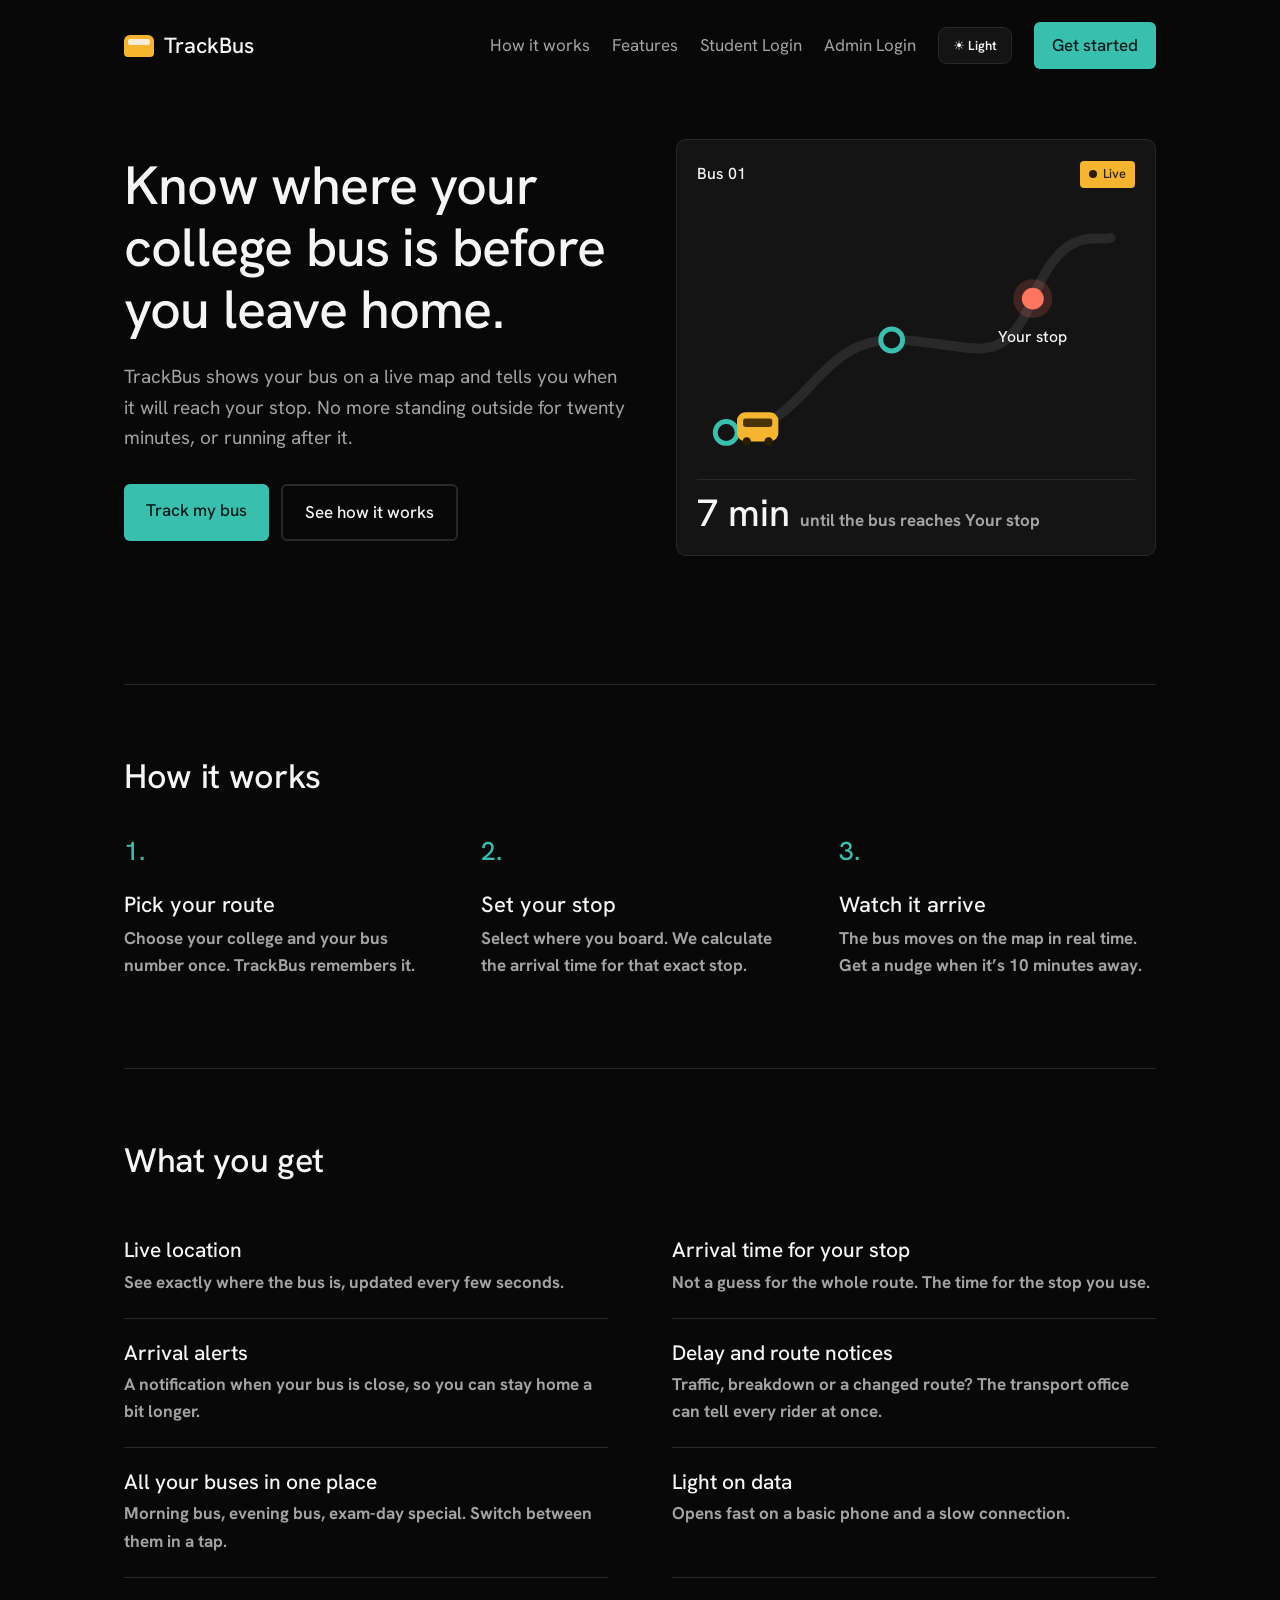
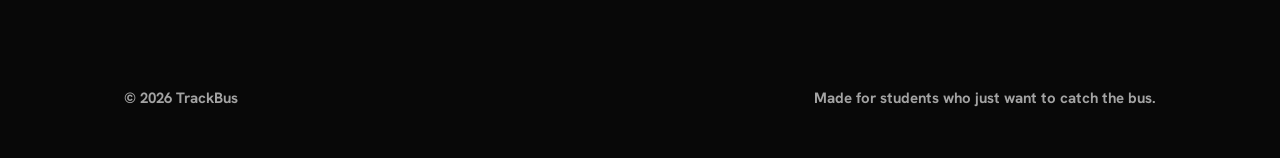
<file: frontend/index.html>
<!DOCTYPE html>
<html lang="en">
<head>
<meta charset="utf-8">
<meta name="viewport" content="width=device-width, initial-scale=1, viewport-fit=cover">
<title>TrackBus: see where your college bus is, right now</title>
<link rel="preconnect" href="https://fonts.googleapis.com">
<link rel="preconnect" href="https://fonts.gstatic.com" crossorigin>
<link href="https://fonts.googleapis.com/css2?family=Hanken+Grotesk:wght@400;500&display=swap" rel="stylesheet">
<link rel="stylesheet" href="css/style.css">
  <script src="js/main.js" defer></script>
  <script src="js/theme.js" defer></script>
</head>
<body>
<div class="wrap">
  <header id="navbar">
    <a class="logo" href="#top"><i></i>TrackBus</a>
    <nav id="navLinks" aria-label="Main navigation"><a href="#how">How it works</a><a href="#features">Features</a><a href="login.html" class="nav-link">Student Login</a>
<a href="admin-login.html" class="nav-link">Admin Login</a><button id="themeToggle" class="theme-toggle" type="button">
  ☀ Light
</button><a class="btn" href="register.html">Get started</a></nav>
  </header>

  <main id="top">
    <div class="hero">
      <div>
        <h1>Know where your college bus is before you leave home.</h1>
        <p>TrackBus shows your bus on a live map and tells you when it will reach your stop. No more standing outside for twenty minutes, or running after it.</p>
        <div class="cta">
          <a class="btn" href="register.html">Track my bus</a>
          <a class="btn alt" href="#how">See how it works</a>
        </div>
        
      </div>

      <div class="live" aria-label="Example of a live bus tracking screen">
        <div class="live-top"><div><b>Bus 01</div><span class="pill">Live</span></div>
        <svg viewBox="0 0 360 230" role="img" aria-label="Map showing a bus moving along its route toward your stop">
          <path id="route" d="M24 196 C90 196 96 120 160 120 S250 150 276 86 S330 40 340 36" fill="none" stroke="var(--line)" stroke-width="8" stroke-linecap="round"/>
          <path id="done" d="M24 196 C90 196 96 120 160 120 S250 150 276 86 S330 40 340 36" fill="none" stroke="var(--brand)" stroke-width="8" stroke-linecap="round" stroke-dasharray="0 2000"/>
          <circle cx="24" cy="196" r="9" fill="var(--surface)" stroke="var(--brand)" stroke-width="4"/>
          <circle cx="160" cy="120" r="9" fill="var(--surface)" stroke="var(--brand)" stroke-width="4"/>
          <g transform="translate(276 86)"><circle r="16" fill="var(--stop)" opacity=".18"/><circle r="9" fill="var(--stop)"/></g>
          <text x="276" y="122" text-anchor="middle" font-size="13" font-weight="500" fill="var(--ink)" font-family="Hanken Grotesk,sans-serif">Your stop</text>
          <g id="bus"><rect x="-17" y="-12" width="34" height="24" rx="7" fill="var(--amber)"/><rect x="-12" y="-7" width="24" height="7" rx="2" fill="#2A1D00" opacity=".85"/><circle cx="-9" cy="12" r="3.5" fill="#2A1D00"/><circle cx="9" cy="12" r="3.5" fill="#2A1D00"/></g>
        </svg>
        <div class="eta"><strong id="eta">6 min</strong><span>until the bus reaches Your stop</span></div>
      </div>
    </div>

    <section id="how">
      <h2>How it works</h2>
      <ol class="steps">
        <li><h3>Pick your route</h3><p>Choose your college and your bus number once. TrackBus remembers it.</p></li>
        <li><h3>Set your stop</h3><p>Select where you board. We calculate the arrival time for that exact stop.</p></li>
        <li><h3>Watch it arrive</h3><p>The bus moves on the map in real time. Get a nudge when it’s 10 minutes away.</p></li>
      </ol>
    </section>

    <section id="features">
      <h2>What you get</h2>
      <div class="feats">
        <div class="feat"><h3>Live location</h3><p>See exactly where the bus is, updated every few seconds.</p></div>
        <div class="feat"><h3>Arrival time for your stop</h3><p>Not a guess for the whole route. The time for the stop you use.</p></div>
        <div class="feat"><h3>Arrival alerts</h3><p>A notification when your bus is close, so you can stay home a bit longer.</p></div>
        <div class="feat"><h3>Delay and route notices</h3><p>Traffic, breakdown or a changed route? The transport office can tell every rider at once.</p></div>
        <div class="feat"><h3>All your buses in one place</h3><p>Morning bus, evening bus, exam-day special. Switch between them in a tap.</p></div>
        <div class="feat"><h3>Light on data</h3><p>Opens fast on a basic phone and a slow connection.</p></div>
      </div>
    </section>

    
  </main>

  <footer><span>© <span id="currentYear">2026</span> TrackBus</span><span>Made for students who just want to catch the bus.</span></footer>
</div>

<script>
(function(){
  var route=document.getElementById('route'),done=document.getElementById('done'),bus=document.getElementById('bus'),eta=document.getElementById('eta');
  var len=route.getTotalLength(), stopAt=0.72, cycle=16000;
  function place(p){
    var pt=route.getPointAtLength(len*p*stopAt/0.72*0.72);
    bus.setAttribute('transform','translate('+pt.x+' '+pt.y+')');
    done.setAttribute('stroke-dasharray',(len*p*0.72)+' 2000');
    var mins=Math.max(1,Math.round(8*(1-p)));
    eta.textContent=mins+' min';
  }
  var still=window.matchMedia&&window.matchMedia('(prefers-reduced-motion: reduce)').matches;
  if(still){place(0.45);return;}
  var t0=null;
  function tick(ts){
    if(t0===null)t0=ts;
    place(((ts-t0)%cycle)/cycle);
    requestAnimationFrame(tick);
  }
  requestAnimationFrame(tick);
})();
</script>
</body>
</html>
</file>
<file: frontend/css/style.css>
:root{
  --bg:#EEF3F1; --surface:#FFFFFF; --ink:#0F2F2C; --muted:#4F6663; --line:#CFDCD8;
  --brand:#0E5A52; --on-brand:#FFFFFF; --amber:#F5B52E; --on-amber:#2A1D00; --stop:#E4572E;
  box-sizing:border-box; padding-top:env(safe-area-inset-top,0px); padding-bottom:env(safe-area-inset-bottom,0px);
}
@media (prefers-color-scheme:dark){
  :root:not([data-theme="light"]){
    color-scheme:dark;
    --bg:#0C1B19; --surface:#142826; --ink:#EAF3F1; --muted:#9DB5B1; --line:#27403C;
    --brand:#3FBFAE; --on-brand:#06211D; --amber:#F5B52E; --on-amber:#2A1D00; --stop:#FF8A63;
  }
}
:root[data-theme="dark"]{
  color-scheme:dark;
  --bg:#0C1B19; --surface:#142826; --ink:#EAF3F1; --muted:#9DB5B1; --line:#27403C;
  --brand:#3FBFAE; --on-brand:#06211D; --amber:#F5B52E; --on-amber:#2A1D00; --stop:#FF8A63;
}
html{scroll-padding-top:env(safe-area-inset-top,0px)}
*{box-sizing:border-box}
body{margin:0;background:var(--bg);color:var(--ink);font-family:"Hanken Grotesk",system-ui,sans-serif;font-size:17px;line-height:1.6}
h1,h2,h3,.logo{font-family:"Hanken Grotesk",system-ui,sans-serif;font-weight:500;line-height:1.15;margin:0}
a{color:inherit}
:focus-visible{outline:3px solid var(--amber);outline-offset:3px}
.wrap{max-width:1080px;margin:0 auto;padding:0 24px}
header{display:flex;align-items:center;justify-content:space-between;padding:22px 0}
.logo{font-weight:500;font-size:22px;text-decoration:none;display:flex;align-items:center;gap:10px}
.logo i{width:30px;height:22px;background:var(--amber);border-radius:6px 6px 4px 4px;position:relative;display:block}
.logo i::after{content:"";position:absolute;left:4px;right:4px;top:4px;height:6px;background:var(--ink);border-radius:2px;opacity:.85}
nav{display:flex;gap:22px;align-items:center;font-weight:400}
nav a{text-decoration:none;color:var(--muted)}
nav a:hover{color:var(--ink)}
.btn{display:inline-block;background:var(--brand);color:var(--on-brand);font-weight:500;padding:13px 22px;border-radius:6px;text-decoration:none}
.btn.alt{background:transparent;color:var(--ink);border:2px solid var(--line)}
nav .btn{padding:10px 18px;color:var(--on-brand)}
.hero{display:grid;grid-template-columns:1.05fr 1fr;gap:48px;align-items:center;padding:48px 0 80px}
h1{font-size:clamp(34px,5vw,54px);font-weight:500;letter-spacing:-.015em}
.hero p{color:var(--muted);font-size:19px;max-width:30em;margin:22px 0 30px}
.cta{display:flex;flex-wrap:wrap;gap:12px}
.hero small{display:block;margin-top:16px;color:var(--muted)}
/* live card */
.live{background:var(--surface);border:1px solid var(--line);border-radius:10px;padding:20px}
.live-top{display:flex;justify-content:space-between;align-items:center;gap:12px;font-size:14px;color:var(--muted)}
.live-top b{color:var(--ink);font-size:16px;font-weight:500}
.pill{display:inline-flex;align-items:center;gap:6px;background:var(--amber);color:var(--on-amber);font-weight:500;font-size:13px;padding:3px 9px;border-radius:4px}
.pill::before{content:"";width:8px;height:8px;border-radius:50%;background:var(--on-amber)}
.live svg{width:100%;height:auto;display:block;margin:6px 0}
.eta{display:flex;align-items:baseline;gap:10px;border-top:1px solid var(--line);padding-top:14px}
.eta strong{font-weight:500;font-size:38px;line-height:1}
.eta span{color:var(--muted)}
section{padding:72px 0;border-top:1px solid var(--line)}
h2{font-size:clamp(26px,3.4vw,34px);font-weight:500;letter-spacing:-.01em;max-width:18em}
.steps{display:grid;grid-template-columns:repeat(3,1fr);gap:40px;margin-top:40px;counter-reset:s;list-style:none;padding:0}
.steps li{counter-increment:s;position:relative;padding-top:56px}
.steps li::before{content:counter(s) ".";position:absolute;top:0;left:0;font-size:26px;line-height:1.2;color:var(--brand);font-weight:500}
.steps li::after{display:none}
.steps li:last-child::after{display:none}
.steps h3{font-size:22px;margin-bottom:8px}
.steps p,.feat p{margin:0;color:var(--muted)}
.feats{display:grid;grid-template-columns:1fr 1fr;gap:0 64px;margin-top:36px}
.feat{padding:22px 0;border-bottom:1px solid var(--line)}
.feat h3{font-size:21px;margin-bottom:6px}
.band{background:var(--brand);color:var(--on-brand);border-radius:10px;padding:48px 40px;display:flex;justify-content:space-between;align-items:center;gap:28px;flex-wrap:wrap}
.band h2{max-width:14em}
.band p{margin:10px 0 0;opacity:.9}
.band .btn{background:var(--amber);color:var(--on-amber)}
footer{padding:36px 0 48px;color:var(--muted);font-size:15px;display:flex;justify-content:space-between;flex-wrap:wrap;gap:12px}
@media (max-width:820px){
  .hero{grid-template-columns:1fr;gap:36px;padding-top:24px}
  .steps{grid-template-columns:1fr;gap:28px}
  .steps li::after{display:none}
  .feats{grid-template-columns:1fr}
  nav a:not(.btn){display:none}
  .band{padding:40px 24px}
}

/* Temporary Black Theme Preview */

:root[data-theme="dark"] {
  color-scheme: dark;

  --bg: #080808;
  --surface: #141414;
  --ink: #F5F5F5;
  --muted: #A3A3A3;
  --line: #292929;

  --brand: #39BFAE;
  --on-brand: #061C19;

  --amber: #F5B52E;
  --on-amber: #2A1D00;

  --stop: #FF755E;
}


/* TrackBus Black Dark Theme */

:root[data-theme="dark"] {
  color-scheme: dark;
  --bg: #080808;
  --surface: #141414;
  --ink: #F5F5F5;
  --muted: #A3A3A3;
  --line: #292929;
  --brand: #39BFAE;
  --on-brand: #061C19;
  --amber: #F5B52E;
  --on-amber: #2A1D00;
  --stop: #FF755E;
}

/* Theme toggle button */

.theme-toggle {
  padding: 9px 14px;
  border: 1px solid var(--line);
  border-radius: 9px;
  background: var(--surface);
  color: var(--ink);
  font-family: inherit;
  font-size: 13px;
  font-weight: 600;
  cursor: pointer;
  transition: 0.2s ease;
}

.theme-toggle:hover {
  border-color: var(--brand);
  color: var(--brand);
}

.theme-toggle:focus-visible {
  outline: 2px solid var(--brand);
  outline-offset: 3px;
}
</file>
